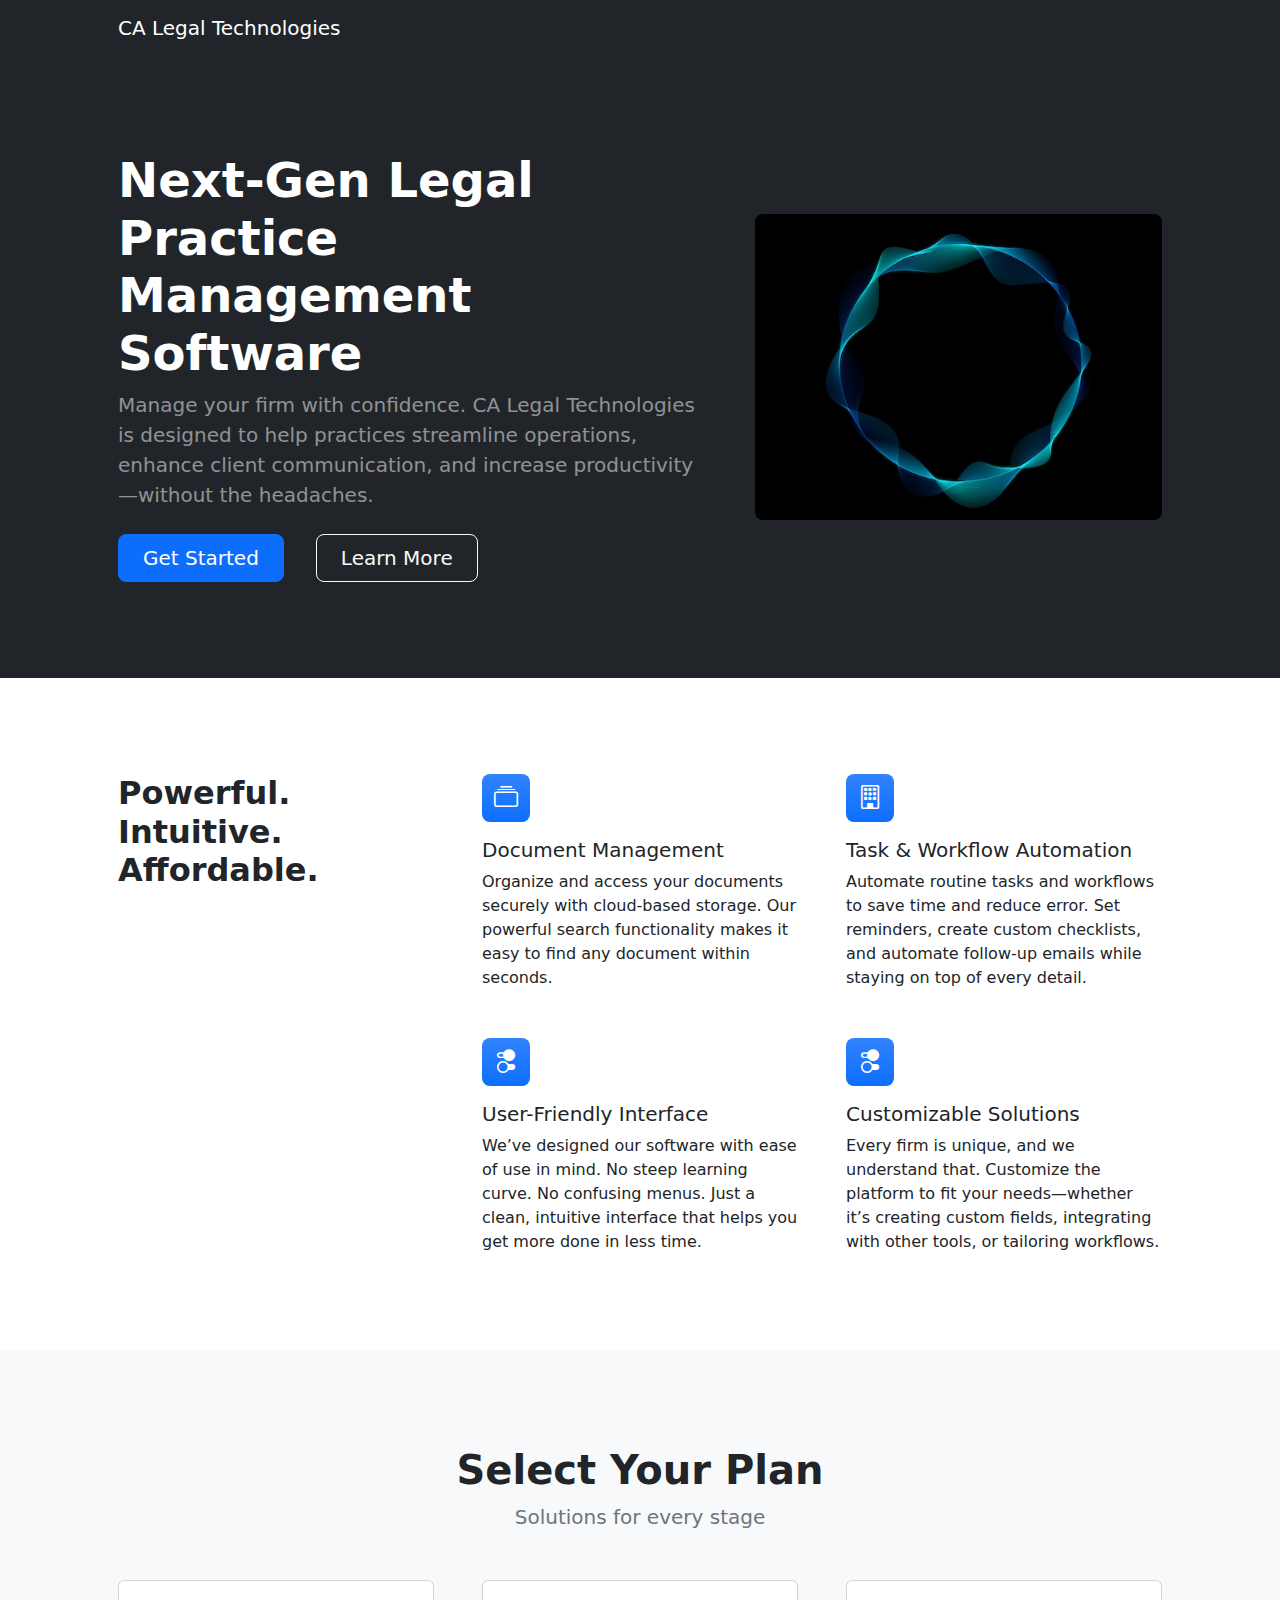
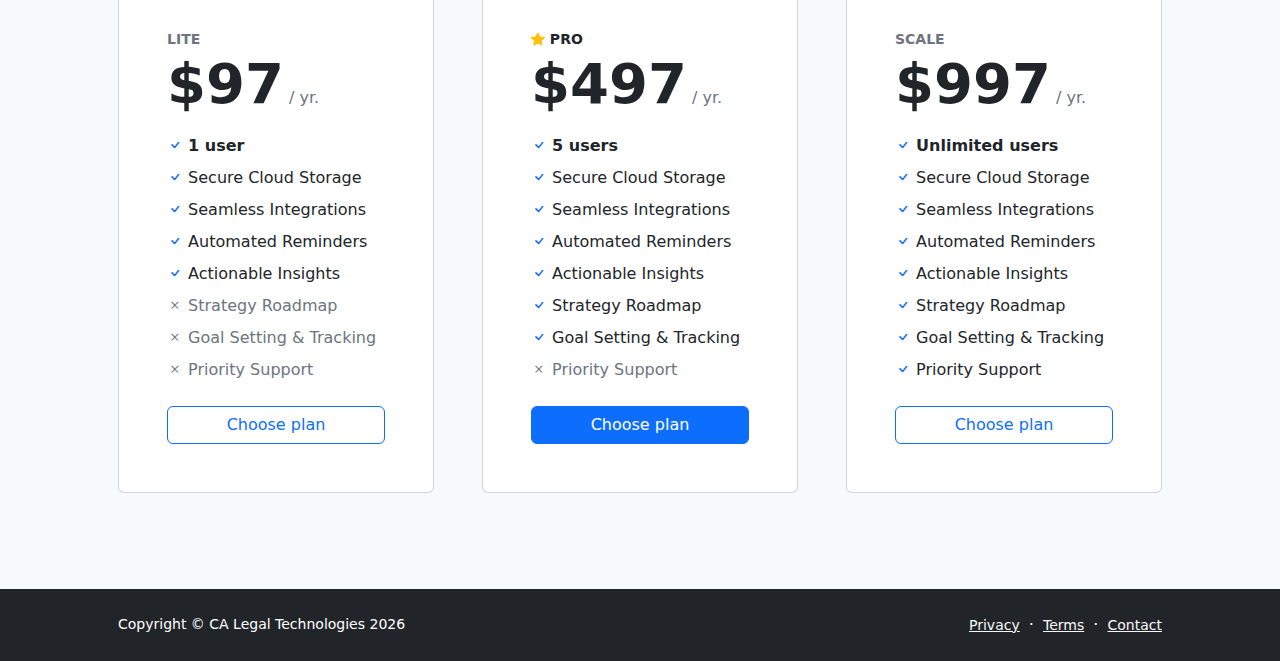
<file: index.html>
<!DOCTYPE html>
<html lang="en">
    <head>
        <meta charset="utf-8" />
        <meta name="viewport" content="width=device-width, initial-scale=1, shrink-to-fit=no" />
        <meta name="description" content="" />
        <meta name="author" content="" />
        <title>CA Legal Technologies</title>
        <!-- Favicon-->
        <link rel="icon" type="image/x-icon" href="assets/favicon.png" />
        <!-- Bootstrap icons-->
        <link href="https://cdn.jsdelivr.net/npm/bootstrap-icons@1.5.0/font/bootstrap-icons.css" rel="stylesheet" />
        <!-- Core theme CSS (includes Bootstrap)-->
        <link href="css/styles.css" rel="stylesheet" />
    </head>
    <body class="d-flex flex-column h-100">
        <main class="flex-shrink-0">
            <!-- Navigation-->
            <nav class="navbar navbar-expand-lg navbar-dark bg-dark">
                <div class="container px-5">
                    <a class="navbar-brand" href="index.html">CA Legal Technologies</a>
                    <button class="navbar-toggler" type="button" data-bs-toggle="collapse" data-bs-target="#navbarSupportedContent" aria-controls="navbarSupportedContent" aria-expanded="false" aria-label="Toggle navigation"><span class="navbar-toggler-icon"></span></button>
                </div>
            </nav>
            <!-- Header-->
            <header class="bg-dark py-5">
                <div class="container px-5">
                    <div class="row gx-5 align-items-center justify-content-center">
                        <div class="col-lg-8 col-xl-7 col-xxl-6">
                            <div class="my-5 text-center text-xl-start">
                                <h1 class="display-5 fw-bolder text-white mb-2">Next-Gen Legal Practice Management Software</h1>
                                <p class="lead fw-normal text-white-50 mb-4">Manage your firm with confidence. CA Legal Technologies is designed to help practices streamline operations, enhance client communication, and increase productivity—without the headaches.</p>
                                <div class="d-grid gap-3 d-sm-flex justify-content-sm-center justify-content-xl-start">
                                    <a class="btn btn-primary btn-lg px-4 me-sm-3" href="#pricing">Get Started</a>
                                    <a class="btn btn-outline-light btn-lg px-4" href="#features">Learn More</a>
                                </div>
                            </div>
                        </div>
                        <div class="col-xl-5 col-xxl-6 d-none d-xl-block text-center"><img class="img-fluid rounded-3 my-5" src="assets/circle.jpeg" alt="..." /></div>
                    </div>
                </div>
            </header>
            <!-- Features section-->
            <section class="py-5" id="features">
                <div class="container px-5 my-5">
                    <div class="row gx-5">
                        <div class="col-lg-4 mb-5 mb-lg-0"><h2 class="fw-bolder mb-0">Powerful. Intuitive. Affordable.</h2></div>
                        <div class="col-lg-8">
                            <div class="row gx-5 row-cols-1 row-cols-md-2">
                                <div class="col mb-5 h-100">
                                    <div class="feature bg-primary bg-gradient text-white rounded-3 mb-3"><i class="bi bi-collection"></i></div>
                                    <h2 class="h5">Document Management</h2>
                                    <p class="mb-0">Organize and access your documents securely with cloud-based storage. Our powerful search functionality makes it easy to find any document within seconds.</p>
                                </div>
                                <div class="col mb-5 h-100">
                                    <div class="feature bg-primary bg-gradient text-white rounded-3 mb-3"><i class="bi bi-building"></i></div>
                                    <h2 class="h5">Task & Workflow Automation</h2>
                                    <p class="mb-0">Automate routine tasks and workflows to save time and reduce error. Set reminders, create custom checklists, and automate follow-up emails while staying on top of every detail.</p>
                                </div>
                                <div class="col mb-5 mb-md-0 h-100">
                                    <div class="feature bg-primary bg-gradient text-white rounded-3 mb-3"><i class="bi bi-toggles2"></i></div>
                                    <h2 class="h5">User-Friendly Interface</h2>
                                    <p class="mb-0">We’ve designed our software with ease of use in mind. No steep learning curve. No confusing menus. Just a clean, intuitive interface that helps you get more done in less time.</p>
                                </div>
                                <div class="col h-100">
                                    <div class="feature bg-primary bg-gradient text-white rounded-3 mb-3"><i class="bi bi-toggles2"></i></div>
                                    <h2 class="h5">Customizable Solutions</h2>
                                    <p class="mb-0">Every firm is unique, and we understand that. Customize the platform to fit your needs—whether it’s creating custom fields, integrating with other tools, or tailoring workflows.</p>
                                </div>
                            </div>
                        </div>
                    </div>
                </div>
            </section>
            <!-- Pricing section-->
            <section class="bg-light py-5" id="pricing">
                <div class="container px-5 my-5">
                    <div class="text-center mb-5">
                        <h1 class="fw-bolder">Select Your Plan</h1>
                        <p class="lead fw-normal text-muted mb-0">Solutions for every stage</p>
                    </div>
                    <div class="row gx-5 justify-content-center">
                        <!-- Pricing card free-->
                        <div class="col-lg-6 col-xl-4">
                            <div class="card mb-5 mb-xl-0">
                                <div class="card-body p-5">
                                    <div class="small text-uppercase fw-bold text-muted">Lite</div>
                                    <div class="mb-3">
                                        <span class="display-4 fw-bold">$97</span>
                                        <span class="text-muted">/ yr.</span>
                                    </div>
                                    <ul class="list-unstyled mb-4">
                                        <li class="mb-2">
                                            <i class="bi bi-check text-primary"></i>
                                            <strong>1 user</strong>
                                        </li>
                                        <li class="mb-2">
                                            <i class="bi bi-check text-primary"></i>
                                            Secure Cloud Storage
                                        </li>
                                        <li class="mb-2">
                                            <i class="bi bi-check text-primary"></i>
                                            Seamless Integrations
                                        </li>
                                        <li class="mb-2">
                                            <i class="bi bi-check text-primary"></i>
                                            Automated Reminders
                                        </li>
                                        <li class="mb-2">
                                            <i class="bi bi-check text-primary"></i>
                                            Actionable Insights
                                        </li>
                                        <li class="mb-2 text-muted">
                                            <i class="bi bi-x"></i>
                                            Strategy Roadmap 
                                        </li>
                                        <li class="mb-2 text-muted">
                                            <i class="bi bi-x"></i>
                                            Goal Setting & Tracking
                                        </li>
                                        <li class="mb-2 text-muted">
                                            <i class="bi bi-x"></i>
                                            Priority Support
                                        </li>
                                    </ul>
                                    <div class="d-grid"><a class="btn btn-outline-primary" href="https://buy.stripe.com/14k16ugtdaZpfuM5kk">Choose plan</a></div>
                                </div>
                            </div>
                        </div>
                        <!-- Pricing card pro-->
                        <div class="col-lg-6 col-xl-4">
                            <div class="card mb-5 mb-xl-0">
                                <div class="card-body p-5">
                                    <div class="small text-uppercase fw-bold">
                                        <i class="bi bi-star-fill text-warning"></i>
                                        Pro
                                    </div>
                                    <div class="mb-3">
                                        <span class="display-4 fw-bold">$497</span>
                                        <span class="text-muted">/ yr.</span>
                                    </div>
                                    <ul class="list-unstyled mb-4">
                                        <li class="mb-2">
                                            <i class="bi bi-check text-primary"></i>
                                            <strong>5 users</strong>
                                        </li>
                                        <li class="mb-2">
                                            <i class="bi bi-check text-primary"></i>
                                            Secure Cloud Storage
                                        </li>
                                        <li class="mb-2">
                                            <i class="bi bi-check text-primary"></i>
                                            Seamless Integrations
                                        </li>
                                        <li class="mb-2">
                                            <i class="bi bi-check text-primary"></i>
                                            Automated Reminders
                                        </li>
                                        <li class="mb-2">
                                            <i class="bi bi-check text-primary"></i>
                                            Actionable Insights
                                        </li>
                                        <li class="mb-2">
                                            <i class="bi bi-check text-primary"></i>
                                            Strategy Roadmap 
                                        </li>
                                        <li class="mb-2">
                                            <i class="bi bi-check text-primary"></i>
                                            Goal Setting & Tracking
                                        </li>
                                        <li class="mb-2 text-muted">
                                            <i class="bi bi-x"></i>
                                            Priority Support
                                        </li>
                                    </ul>
                                    <div class="d-grid"><a class="btn btn-primary" href="https://buy.stripe.com/9AQg1o0ufebBbewdQR">Choose plan</a></div>
                                </div>
                            </div>
                        </div>
                        <!-- Pricing card enterprise-->
                        <div class="col-lg-6 col-xl-4">
                            <div class="card">
                                <div class="card-body p-5">
                                    <div class="small text-uppercase fw-bold text-muted">Scale</div>
                                    <div class="mb-3">
                                        <span class="display-4 fw-bold">$997</span>
                                        <span class="text-muted">/ yr.</span>
                                    </div>
                                    <ul class="list-unstyled mb-4">
                                        <li class="mb-2">
                                            <i class="bi bi-check text-primary"></i>
                                            <strong>Unlimited users</strong>
                                        </li>
                                        <li class="mb-2">
                                            <i class="bi bi-check text-primary"></i>
                                            Secure Cloud Storage
                                        </li>
                                        <li class="mb-2">
                                            <i class="bi bi-check text-primary"></i>
                                            Seamless Integrations
                                        </li>
                                        <li class="mb-2">
                                            <i class="bi bi-check text-primary"></i>
                                            Automated Reminders
                                        </li>
                                        <li class="mb-2">
                                            <i class="bi bi-check text-primary"></i>
                                            Actionable Insights
                                        </li>
                                        <li class="mb-2">
                                            <i class="bi bi-check text-primary"></i>
                                            Strategy Roadmap 
                                        </li>
                                        <li class="mb-2">
                                            <i class="bi bi-check text-primary"></i>
                                            Goal Setting & Tracking
                                        </li>
                                        <li class="mb-2">
                                            <i class="bi bi-check text-primary"></i>
                                            Priority Support
                                        </li>
                                    </ul>
                                    <div class="d-grid"><a class="btn btn-outline-primary" href="https://buy.stripe.com/3cs4iG90L9Vl82k28a">Choose plan</a></div>
                                </div>
                            </div>
                        </div>
                    </div>
                </div>
            </section>
            <!-- Blog preview section
            <section class="py-5">
                <div class="container px-5 my-5">
                    <div class="row gx-5 justify-content-center">
                        <div class="col-lg-8 col-xl-6">
                            <div class="text-center">
                                <h2 class="fw-bolder">From our blog</h2>
                                <p class="lead fw-normal text-muted mb-5">Lorem ipsum, dolor sit amet consectetur adipisicing elit. Eaque fugit ratione dicta mollitia. Officiis ad.</p>
                            </div>
                        </div>
                    </div>
                    <div class="row gx-5">
                        <div class="col-lg-4 mb-5">
                            <div class="card h-100 shadow border-0">
                                <img class="card-img-top" src="https://dummyimage.com/600x350/ced4da/6c757d" alt="..." />
                                <div class="card-body p-4">
                                    <div class="badge bg-primary bg-gradient rounded-pill mb-2">News</div>
                                    <a class="text-decoration-none link-dark stretched-link" href="#!"><h5 class="card-title mb-3">Blog post title</h5></a>
                                    <p class="card-text mb-0">Some quick example text to build on the card title and make up the bulk of the card's content.</p>
                                </div>
                                <div class="card-footer p-4 pt-0 bg-transparent border-top-0">
                                    <div class="d-flex align-items-end justify-content-between">
                                        <div class="d-flex align-items-center">
                                            <img class="rounded-circle me-3" src="https://dummyimage.com/40x40/ced4da/6c757d" alt="..." />
                                            <div class="small">
                                                <div class="fw-bold">Kelly Rowan</div>
                                                <div class="text-muted">March 12, 2023 &middot; 6 min read</div>
                                            </div>
                                        </div>
                                    </div>
                                </div>
                            </div>
                        </div>
                        <div class="col-lg-4 mb-5">
                            <div class="card h-100 shadow border-0">
                                <img class="card-img-top" src="https://dummyimage.com/600x350/adb5bd/495057" alt="..." />
                                <div class="card-body p-4">
                                    <div class="badge bg-primary bg-gradient rounded-pill mb-2">Media</div>
                                    <a class="text-decoration-none link-dark stretched-link" href="#!"><h5 class="card-title mb-3">Another blog post title</h5></a>
                                    <p class="card-text mb-0">This text is a bit longer to illustrate the adaptive height of each card. Some quick example text to build on the card title and make up the bulk of the card's content.</p>
                                </div>
                                <div class="card-footer p-4 pt-0 bg-transparent border-top-0">
                                    <div class="d-flex align-items-end justify-content-between">
                                        <div class="d-flex align-items-center">
                                            <img class="rounded-circle me-3" src="https://dummyimage.com/40x40/ced4da/6c757d" alt="..." />
                                            <div class="small">
                                                <div class="fw-bold">Josiah Barclay</div>
                                                <div class="text-muted">March 23, 2023 &middot; 4 min read</div>
                                            </div>
                                        </div>
                                    </div>
                                </div>
                            </div>
                        </div>
                        <div class="col-lg-4 mb-5">
                            <div class="card h-100 shadow border-0">
                                <img class="card-img-top" src="https://dummyimage.com/600x350/6c757d/343a40" alt="..." />
                                <div class="card-body p-4">
                                    <div class="badge bg-primary bg-gradient rounded-pill mb-2">News</div>
                                    <a class="text-decoration-none link-dark stretched-link" href="#!"><h5 class="card-title mb-3">The last blog post title is a little bit longer than the others</h5></a>
                                    <p class="card-text mb-0">Some more quick example text to build on the card title and make up the bulk of the card's content.</p>
                                </div>
                                <div class="card-footer p-4 pt-0 bg-transparent border-top-0">
                                    <div class="d-flex align-items-end justify-content-between">
                                        <div class="d-flex align-items-center">
                                            <img class="rounded-circle me-3" src="https://dummyimage.com/40x40/ced4da/6c757d" alt="..." />
                                            <div class="small">
                                                <div class="fw-bold">Evelyn Martinez</div>
                                                <div class="text-muted">April 2, 2023 &middot; 10 min read</div>
                                            </div>
                                        </div>
                                    </div>
                                </div>
                            </div>
                        </div>
                    </div>
                    <!-- Call to action
                    <aside class="bg-primary bg-gradient rounded-3 p-4 p-sm-5 mt-5">
                        <div class="d-flex align-items-center justify-content-between flex-column flex-xl-row text-center text-xl-start">
                            <div class="mb-4 mb-xl-0">
                                <div class="fs-3 fw-bold text-white">New products, delivered to you.</div>
                                <div class="text-white-50">Sign up for our newsletter for the latest updates.</div>
                            </div>
                            <div class="ms-xl-4">
                                <div class="input-group mb-2">
                                    <input class="form-control" type="text" placeholder="Email address..." aria-label="Email address..." aria-describedby="button-newsletter" />
                                    <button class="btn btn-outline-light" id="button-newsletter" type="button">Sign up</button>
                                </div>
                                <div class="small text-white-50">We care about privacy, and will never share your data.</div>
                            </div>
                        </div>
                    </aside>
                </div>
            </section-->
        </main>
        <!-- Footer-->
        <footer class="bg-dark py-4 mt-auto">
            <div class="container px-5">
                <div class="row align-items-center justify-content-between flex-column flex-sm-row">
                    <div class="col-auto"><div class="small m-0 text-white">Copyright &copy; CA Legal Technologies <span id="current-year"></span></div></div>
                    <div class="col-auto">
                        <a class="link-light small" href="#!">Privacy</a>
                        <span class="text-white mx-1">&middot;</span>
                        <a class="link-light small" href="#!">Terms</a>
                        <span class="text-white mx-1">&middot;</span>
                        <a class="link-light small" href="mailto:cleslie@leslielawoffice.com">Contact</a>
                    </div>
                </div>
            </div>
        </footer>
        <!-- Bootstrap core JS-->
        <script src="https://cdn.jsdelivr.net/npm/bootstrap@5.2.3/dist/js/bootstrap.bundle.min.js"></script>
        <!-- Core theme JS-->
        <script src="js/scripts.js"></script>
        <!-- Current Year for Copyright-->
        <script>
        // Get the current year
        const currentYear = new Date().getFullYear();
        // Insert the current year into the HTML element with the id "current-year"
        document.getElementById("current-year").textContent = currentYear;
        </script>
    </body>
</html>
</file>
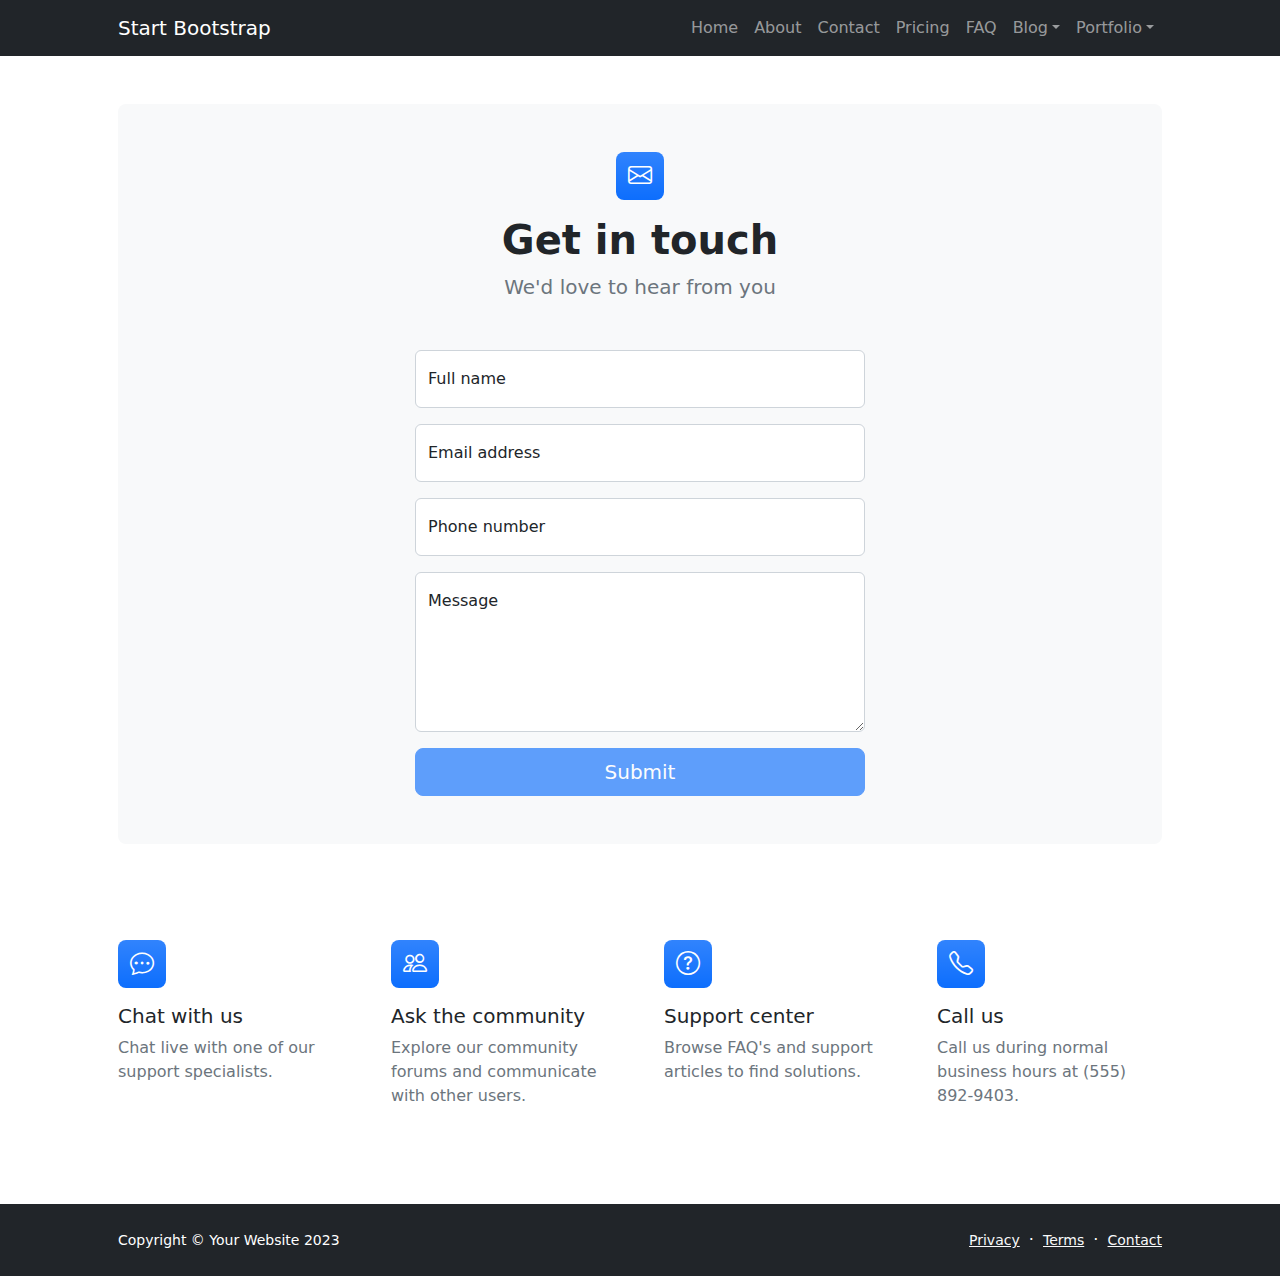
<file: contact.html>
<!DOCTYPE html>
<html lang="en">
    <head>
        <meta charset="utf-8" />
        <meta name="viewport" content="width=device-width, initial-scale=1, shrink-to-fit=no" />
        <meta name="description" content />
        <meta name="author" content />
        <title>Modern Business - Start Bootstrap Template</title>
        <!-- Favicon-->
        <link rel="icon" type="image/x-icon" href="assets/favicon.ico" />
        <!-- Bootstrap icons-->
        <link href="https://cdn.jsdelivr.net/npm/bootstrap-icons@1.5.0/font/bootstrap-icons.css" rel="stylesheet" />
        <!-- Core theme CSS (includes Bootstrap)-->
        <link href="css/styles.css" rel="stylesheet" />
    </head>
    <body class="d-flex flex-column">
        <main class="flex-shrink-0">
            <!-- Navigation-->
            <nav class="navbar navbar-expand-lg navbar-dark bg-dark">
                <div class="container px-5">
                    <a class="navbar-brand" href="index.html">Start Bootstrap</a>
                    <button class="navbar-toggler" type="button" data-bs-toggle="collapse" data-bs-target="#navbarSupportedContent" aria-controls="navbarSupportedContent" aria-expanded="false" aria-label="Toggle navigation"><span class="navbar-toggler-icon"></span></button>
                    <div class="collapse navbar-collapse" id="navbarSupportedContent">
                        <ul class="navbar-nav ms-auto mb-2 mb-lg-0">
                            <li class="nav-item"><a class="nav-link" href="index.html">Home</a></li>
                            <li class="nav-item"><a class="nav-link" href="about.html">About</a></li>
                            <li class="nav-item"><a class="nav-link" href="contact.html">Contact</a></li>
                            <li class="nav-item"><a class="nav-link" href="pricing.html">Pricing</a></li>
                            <li class="nav-item"><a class="nav-link" href="faq.html">FAQ</a></li>
                            <li class="nav-item dropdown">
                                <a class="nav-link dropdown-toggle" id="navbarDropdownBlog" href="#" role="button" data-bs-toggle="dropdown" aria-expanded="false">Blog</a>
                                <ul class="dropdown-menu dropdown-menu-end" aria-labelledby="navbarDropdownBlog">
                                    <li><a class="dropdown-item" href="blog-home.html">Blog Home</a></li>
                                    <li><a class="dropdown-item" href="blog-post.html">Blog Post</a></li>
                                </ul>
                            </li>
                            <li class="nav-item dropdown">
                                <a class="nav-link dropdown-toggle" id="navbarDropdownPortfolio" href="#" role="button" data-bs-toggle="dropdown" aria-expanded="false">Portfolio</a>
                                <ul class="dropdown-menu dropdown-menu-end" aria-labelledby="navbarDropdownPortfolio">
                                    <li><a class="dropdown-item" href="portfolio-overview.html">Portfolio Overview</a></li>
                                    <li><a class="dropdown-item" href="portfolio-item.html">Portfolio Item</a></li>
                                </ul>
                            </li>
                        </ul>
                    </div>
                </div>
            </nav>
            <!-- Page content-->
            <section class="py-5">
                <div class="container px-5">
                    <!-- Contact form-->
                    <div class="bg-light rounded-3 py-5 px-4 px-md-5 mb-5">
                        <div class="text-center mb-5">
                            <div class="feature bg-primary bg-gradient text-white rounded-3 mb-3"><i class="bi bi-envelope"></i></div>
                            <h1 class="fw-bolder">Get in touch</h1>
                            <p class="lead fw-normal text-muted mb-0">We'd love to hear from you</p>
                        </div>
                        <div class="row gx-5 justify-content-center">
                            <div class="col-lg-8 col-xl-6">
                                <!-- * * * * * * * * * * * * * * *-->
                                <!-- * * SB Forms Contact Form * *-->
                                <!-- * * * * * * * * * * * * * * *-->
                                <!-- This form is pre-integrated with SB Forms.-->
                                <!-- To make this form functional, sign up at-->
                                <!-- https://startbootstrap.com/solution/contact-forms-->
                                <!-- to get an API token!-->
                                <form id="contactForm" data-sb-form-api-token="API_TOKEN">
                                    <!-- Name input-->
                                    <div class="form-floating mb-3">
                                        <input class="form-control" id="name" type="text" placeholder="Enter your name..." data-sb-validations="required" />
                                        <label for="name">Full name</label>
                                        <div class="invalid-feedback" data-sb-feedback="name:required">A name is required.</div>
                                    </div>
                                    <!-- Email address input-->
                                    <div class="form-floating mb-3">
                                        <input class="form-control" id="email" type="email" placeholder="name@example.com" data-sb-validations="required,email" />
                                        <label for="email">Email address</label>
                                        <div class="invalid-feedback" data-sb-feedback="email:required">An email is required.</div>
                                        <div class="invalid-feedback" data-sb-feedback="email:email">Email is not valid.</div>
                                    </div>
                                    <!-- Phone number input-->
                                    <div class="form-floating mb-3">
                                        <input class="form-control" id="phone" type="tel" placeholder="(123) 456-7890" data-sb-validations="required" />
                                        <label for="phone">Phone number</label>
                                        <div class="invalid-feedback" data-sb-feedback="phone:required">A phone number is required.</div>
                                    </div>
                                    <!-- Message input-->
                                    <div class="form-floating mb-3">
                                        <textarea class="form-control" id="message" type="text" placeholder="Enter your message here..." style="height: 10rem" data-sb-validations="required"></textarea>
                                        <label for="message">Message</label>
                                        <div class="invalid-feedback" data-sb-feedback="message:required">A message is required.</div>
                                    </div>
                                    <!-- Submit success message-->
                                    <!---->
                                    <!-- This is what your users will see when the form-->
                                    <!-- has successfully submitted-->
                                    <div class="d-none" id="submitSuccessMessage">
                                        <div class="text-center mb-3">
                                            <div class="fw-bolder">Form submission successful!</div>
                                            To activate this form, sign up at
                                            <br />
                                            <a href="https://startbootstrap.com/solution/contact-forms">https://startbootstrap.com/solution/contact-forms</a>
                                        </div>
                                    </div>
                                    <!-- Submit error message-->
                                    <!---->
                                    <!-- This is what your users will see when there is-->
                                    <!-- an error submitting the form-->
                                    <div class="d-none" id="submitErrorMessage"><div class="text-center text-danger mb-3">Error sending message!</div></div>
                                    <!-- Submit Button-->
                                    <div class="d-grid"><button class="btn btn-primary btn-lg disabled" id="submitButton" type="submit">Submit</button></div>
                                </form>
                            </div>
                        </div>
                    </div>
                    <!-- Contact cards-->
                    <div class="row gx-5 row-cols-2 row-cols-lg-4 py-5">
                        <div class="col">
                            <div class="feature bg-primary bg-gradient text-white rounded-3 mb-3"><i class="bi bi-chat-dots"></i></div>
                            <div class="h5 mb-2">Chat with us</div>
                            <p class="text-muted mb-0">Chat live with one of our support specialists.</p>
                        </div>
                        <div class="col">
                            <div class="feature bg-primary bg-gradient text-white rounded-3 mb-3"><i class="bi bi-people"></i></div>
                            <div class="h5">Ask the community</div>
                            <p class="text-muted mb-0">Explore our community forums and communicate with other users.</p>
                        </div>
                        <div class="col">
                            <div class="feature bg-primary bg-gradient text-white rounded-3 mb-3"><i class="bi bi-question-circle"></i></div>
                            <div class="h5">Support center</div>
                            <p class="text-muted mb-0">Browse FAQ's and support articles to find solutions.</p>
                        </div>
                        <div class="col">
                            <div class="feature bg-primary bg-gradient text-white rounded-3 mb-3"><i class="bi bi-telephone"></i></div>
                            <div class="h5">Call us</div>
                            <p class="text-muted mb-0">Call us during normal business hours at (555) 892-9403.</p>
                        </div>
                    </div>
                </div>
            </section>
        </main>
        <!-- Footer-->
        <footer class="bg-dark py-4 mt-auto">
            <div class="container px-5">
                <div class="row align-items-center justify-content-between flex-column flex-sm-row">
                    <div class="col-auto"><div class="small m-0 text-white">Copyright &copy; Your Website 2023</div></div>
                    <div class="col-auto">
                        <a class="link-light small" href="#!">Privacy</a>
                        <span class="text-white mx-1">&middot;</span>
                        <a class="link-light small" href="#!">Terms</a>
                        <span class="text-white mx-1">&middot;</span>
                        <a class="link-light small" href="#!">Contact</a>
                    </div>
                </div>
            </div>
        </footer>
        <!-- Bootstrap core JS-->
        <script src="https://cdn.jsdelivr.net/npm/bootstrap@5.2.3/dist/js/bootstrap.bundle.min.js"></script>
        <!-- Core theme JS-->
        <script src="js/scripts.js"></script>
        <!-- * * * * * * * * * * * * * * * * * * * * * * * * * * * * * * * * * * * * * * * *-->
        <!-- * *                               SB Forms JS                               * *-->
        <!-- * * Activate your form at https://startbootstrap.com/solution/contact-forms * *-->
        <!-- * * * * * * * * * * * * * * * * * * * * * * * * * * * * * * * * * * * * * * * *-->
        <script src="https://cdn.startbootstrap.com/sb-forms-latest.js"></script>
    </body>
</html>
</file>
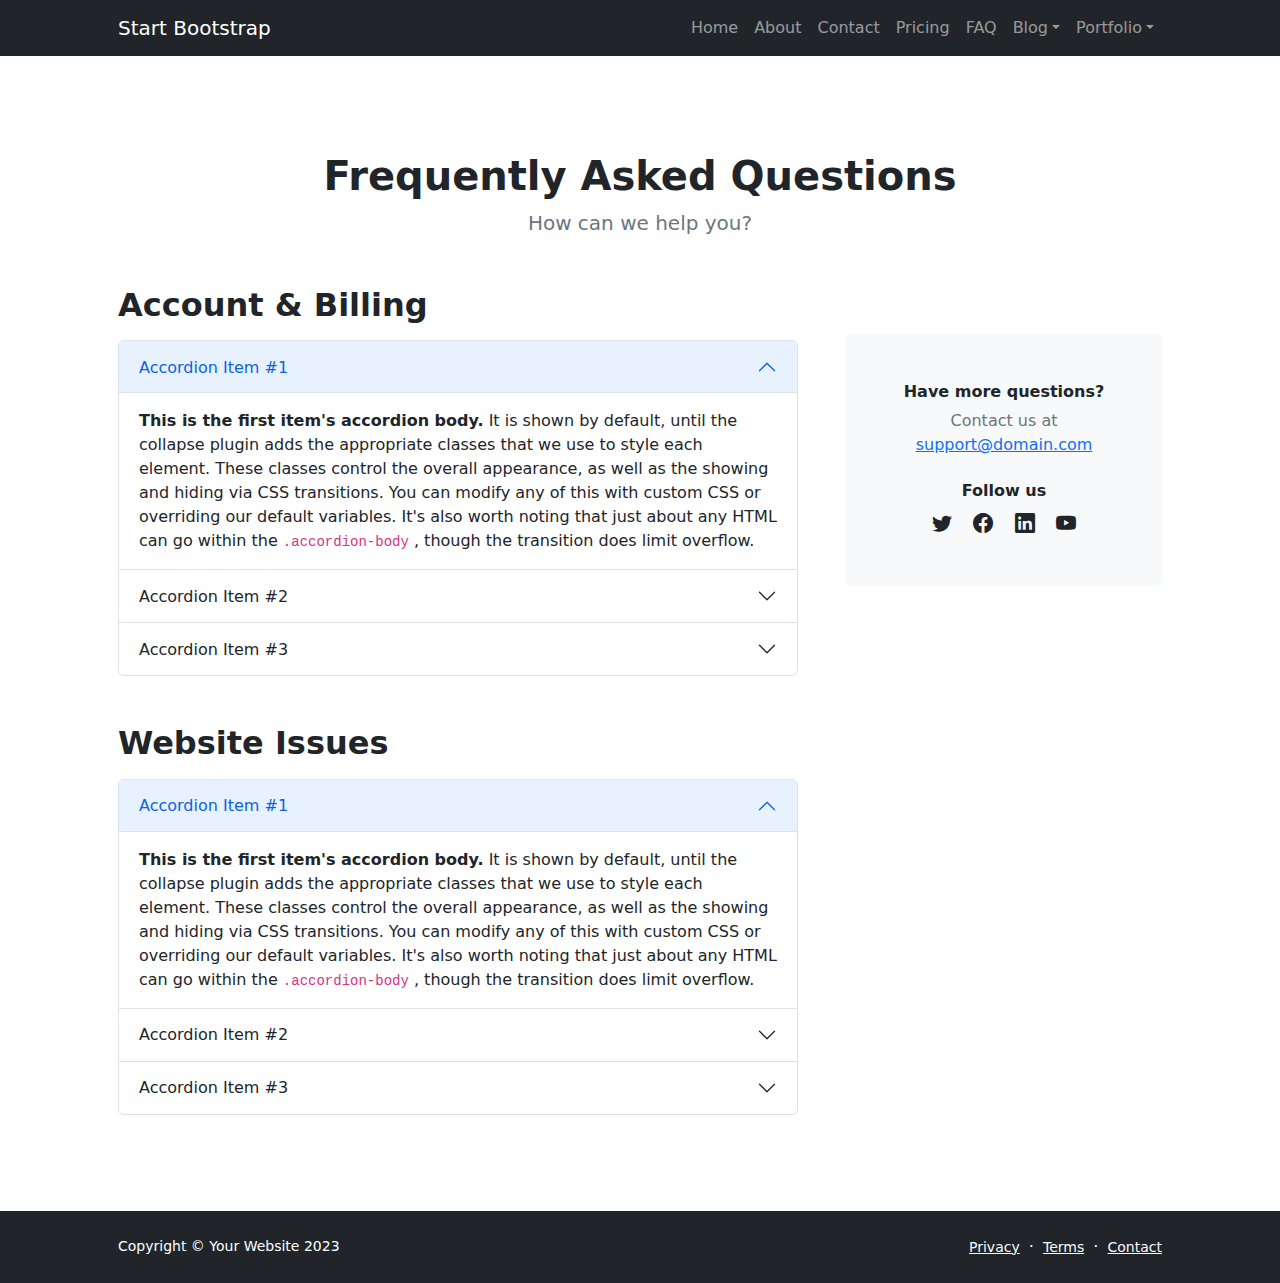
<file: faq.html>
<!DOCTYPE html>
<html lang="en">
    <head>
        <meta charset="utf-8" />
        <meta name="viewport" content="width=device-width, initial-scale=1, shrink-to-fit=no" />
        <meta name="description" content="" />
        <meta name="author" content="" />
        <title>Modern Business - Start Bootstrap Template</title>
        <!-- Favicon-->
        <link rel="icon" type="image/x-icon" href="assets/favicon.ico" />
        <!-- Bootstrap icons-->
        <link href="https://cdn.jsdelivr.net/npm/bootstrap-icons@1.5.0/font/bootstrap-icons.css" rel="stylesheet" />
        <!-- Core theme CSS (includes Bootstrap)-->
        <link href="css/styles.css" rel="stylesheet" />
    </head>
    <body class="d-flex flex-column h-100">
        <main class="flex-shrink-0">
            <!-- Navigation-->
            <nav class="navbar navbar-expand-lg navbar-dark bg-dark">
                <div class="container px-5">
                    <a class="navbar-brand" href="index.html">Start Bootstrap</a>
                    <button class="navbar-toggler" type="button" data-bs-toggle="collapse" data-bs-target="#navbarSupportedContent" aria-controls="navbarSupportedContent" aria-expanded="false" aria-label="Toggle navigation"><span class="navbar-toggler-icon"></span></button>
                    <div class="collapse navbar-collapse" id="navbarSupportedContent">
                        <ul class="navbar-nav ms-auto mb-2 mb-lg-0">
                            <li class="nav-item"><a class="nav-link" href="index.html">Home</a></li>
                            <li class="nav-item"><a class="nav-link" href="about.html">About</a></li>
                            <li class="nav-item"><a class="nav-link" href="contact.html">Contact</a></li>
                            <li class="nav-item"><a class="nav-link" href="pricing.html">Pricing</a></li>
                            <li class="nav-item"><a class="nav-link" href="faq.html">FAQ</a></li>
                            <li class="nav-item dropdown">
                                <a class="nav-link dropdown-toggle" id="navbarDropdownBlog" href="#" role="button" data-bs-toggle="dropdown" aria-expanded="false">Blog</a>
                                <ul class="dropdown-menu dropdown-menu-end" aria-labelledby="navbarDropdownBlog">
                                    <li><a class="dropdown-item" href="blog-home.html">Blog Home</a></li>
                                    <li><a class="dropdown-item" href="blog-post.html">Blog Post</a></li>
                                </ul>
                            </li>
                            <li class="nav-item dropdown">
                                <a class="nav-link dropdown-toggle" id="navbarDropdownPortfolio" href="#" role="button" data-bs-toggle="dropdown" aria-expanded="false">Portfolio</a>
                                <ul class="dropdown-menu dropdown-menu-end" aria-labelledby="navbarDropdownPortfolio">
                                    <li><a class="dropdown-item" href="portfolio-overview.html">Portfolio Overview</a></li>
                                    <li><a class="dropdown-item" href="portfolio-item.html">Portfolio Item</a></li>
                                </ul>
                            </li>
                        </ul>
                    </div>
                </div>
            </nav>
            <!-- Page Content-->
            <section class="py-5">
                <div class="container px-5 my-5">
                    <div class="text-center mb-5">
                        <h1 class="fw-bolder">Frequently Asked Questions</h1>
                        <p class="lead fw-normal text-muted mb-0">How can we help you?</p>
                    </div>
                    <div class="row gx-5">
                        <div class="col-xl-8">
                            <!-- FAQ Accordion 1-->
                            <h2 class="fw-bolder mb-3">Account &amp; Billing</h2>
                            <div class="accordion mb-5" id="accordionExample">
                                <div class="accordion-item">
                                    <h3 class="accordion-header" id="headingOne"><button class="accordion-button" type="button" data-bs-toggle="collapse" data-bs-target="#collapseOne" aria-expanded="true" aria-controls="collapseOne">Accordion Item #1</button></h3>
                                    <div class="accordion-collapse collapse show" id="collapseOne" aria-labelledby="headingOne" data-bs-parent="#accordionExample">
                                        <div class="accordion-body">
                                            <strong>This is the first item's accordion body.</strong>
                                            It is shown by default, until the collapse plugin adds the appropriate classes that we use to style each element. These classes control the overall appearance, as well as the showing and hiding via CSS transitions. You can modify any of this with custom CSS or overriding our default variables. It's also worth noting that just about any HTML can go within the
                                            <code>.accordion-body</code>
                                            , though the transition does limit overflow.
                                        </div>
                                    </div>
                                </div>
                                <div class="accordion-item">
                                    <h3 class="accordion-header" id="headingTwo"><button class="accordion-button collapsed" type="button" data-bs-toggle="collapse" data-bs-target="#collapseTwo" aria-expanded="false" aria-controls="collapseTwo">Accordion Item #2</button></h3>
                                    <div class="accordion-collapse collapse" id="collapseTwo" aria-labelledby="headingTwo" data-bs-parent="#accordionExample">
                                        <div class="accordion-body">
                                            <strong>This is the second item's accordion body.</strong>
                                            It is hidden by default, until the collapse plugin adds the appropriate classes that we use to style each element. These classes control the overall appearance, as well as the showing and hiding via CSS transitions. You can modify any of this with custom CSS or overriding our default variables. It's also worth noting that just about any HTML can go within the
                                            <code>.accordion-body</code>
                                            , though the transition does limit overflow.
                                        </div>
                                    </div>
                                </div>
                                <div class="accordion-item">
                                    <h3 class="accordion-header" id="headingThree"><button class="accordion-button collapsed" type="button" data-bs-toggle="collapse" data-bs-target="#collapseThree" aria-expanded="false" aria-controls="collapseThree">Accordion Item #3</button></h3>
                                    <div class="accordion-collapse collapse" id="collapseThree" aria-labelledby="headingThree" data-bs-parent="#accordionExample">
                                        <div class="accordion-body">
                                            <strong>This is the third item's accordion body.</strong>
                                            It is hidden by default, until the collapse plugin adds the appropriate classes that we use to style each element. These classes control the overall appearance, as well as the showing and hiding via CSS transitions. You can modify any of this with custom CSS or overriding our default variables. It's also worth noting that just about any HTML can go within the
                                            <code>.accordion-body</code>
                                            , though the transition does limit overflow.
                                        </div>
                                    </div>
                                </div>
                            </div>
                            <!-- FAQ Accordion 2-->
                            <h2 class="fw-bolder mb-3">Website Issues</h2>
                            <div class="accordion mb-5 mb-xl-0" id="accordionExample2">
                                <div class="accordion-item">
                                    <h3 class="accordion-header" id="headingOne"><button class="accordion-button" type="button" data-bs-toggle="collapse" data-bs-target="#collapseOne2" aria-expanded="true" aria-controls="collapseOne2">Accordion Item #1</button></h3>
                                    <div class="accordion-collapse collapse show" id="collapseOne2" aria-labelledby="headingOne" data-bs-parent="#accordionExample2">
                                        <div class="accordion-body">
                                            <strong>This is the first item's accordion body.</strong>
                                            It is shown by default, until the collapse plugin adds the appropriate classes that we use to style each element. These classes control the overall appearance, as well as the showing and hiding via CSS transitions. You can modify any of this with custom CSS or overriding our default variables. It's also worth noting that just about any HTML can go within the
                                            <code>.accordion-body</code>
                                            , though the transition does limit overflow.
                                        </div>
                                    </div>
                                </div>
                                <div class="accordion-item">
                                    <h3 class="accordion-header" id="headingTwo"><button class="accordion-button collapsed" type="button" data-bs-toggle="collapse" data-bs-target="#collapseTwo2" aria-expanded="false" aria-controls="collapseTwo2">Accordion Item #2</button></h3>
                                    <div class="accordion-collapse collapse" id="collapseTwo2" aria-labelledby="headingTwo" data-bs-parent="#accordionExample2">
                                        <div class="accordion-body">
                                            <strong>This is the second item's accordion body.</strong>
                                            It is hidden by default, until the collapse plugin adds the appropriate classes that we use to style each element. These classes control the overall appearance, as well as the showing and hiding via CSS transitions. You can modify any of this with custom CSS or overriding our default variables. It's also worth noting that just about any HTML can go within the
                                            <code>.accordion-body</code>
                                            , though the transition does limit overflow.
                                        </div>
                                    </div>
                                </div>
                                <div class="accordion-item">
                                    <h3 class="accordion-header" id="headingThree"><button class="accordion-button collapsed" type="button" data-bs-toggle="collapse" data-bs-target="#collapseThree2" aria-expanded="false" aria-controls="collapseThree2">Accordion Item #3</button></h3>
                                    <div class="accordion-collapse collapse" id="collapseThree2" aria-labelledby="headingThree" data-bs-parent="#accordionExample2">
                                        <div class="accordion-body">
                                            <strong>This is the third item's accordion body.</strong>
                                            It is hidden by default, until the collapse plugin adds the appropriate classes that we use to style each element. These classes control the overall appearance, as well as the showing and hiding via CSS transitions. You can modify any of this with custom CSS or overriding our default variables. It's also worth noting that just about any HTML can go within the
                                            <code>.accordion-body</code>
                                            , though the transition does limit overflow.
                                        </div>
                                    </div>
                                </div>
                            </div>
                        </div>
                        <div class="col-xl-4">
                            <div class="card border-0 bg-light mt-xl-5">
                                <div class="card-body p-4 py-lg-5">
                                    <div class="d-flex align-items-center justify-content-center">
                                        <div class="text-center">
                                            <div class="h6 fw-bolder">Have more questions?</div>
                                            <p class="text-muted mb-4">
                                                Contact us at
                                                <br />
                                                <a href="#!">support@domain.com</a>
                                            </p>
                                            <div class="h6 fw-bolder">Follow us</div>
                                            <a class="fs-5 px-2 link-dark" href="#!"><i class="bi-twitter"></i></a>
                                            <a class="fs-5 px-2 link-dark" href="#!"><i class="bi-facebook"></i></a>
                                            <a class="fs-5 px-2 link-dark" href="#!"><i class="bi-linkedin"></i></a>
                                            <a class="fs-5 px-2 link-dark" href="#!"><i class="bi-youtube"></i></a>
                                        </div>
                                    </div>
                                </div>
                            </div>
                        </div>
                    </div>
                </div>
            </section>
        </main>
        <!-- Footer-->
        <footer class="bg-dark py-4 mt-auto">
            <div class="container px-5">
                <div class="row align-items-center justify-content-between flex-column flex-sm-row">
                    <div class="col-auto"><div class="small m-0 text-white">Copyright &copy; Your Website 2023</div></div>
                    <div class="col-auto">
                        <a class="link-light small" href="#!">Privacy</a>
                        <span class="text-white mx-1">&middot;</span>
                        <a class="link-light small" href="#!">Terms</a>
                        <span class="text-white mx-1">&middot;</span>
                        <a class="link-light small" href="#!">Contact</a>
                    </div>
                </div>
            </div>
        </footer>
        <!-- Bootstrap core JS-->
        <script src="https://cdn.jsdelivr.net/npm/bootstrap@5.2.3/dist/js/bootstrap.bundle.min.js"></script>
        <!-- Core theme JS-->
        <script src="js/scripts.js"></script>
    </body>
</html>
</file>
